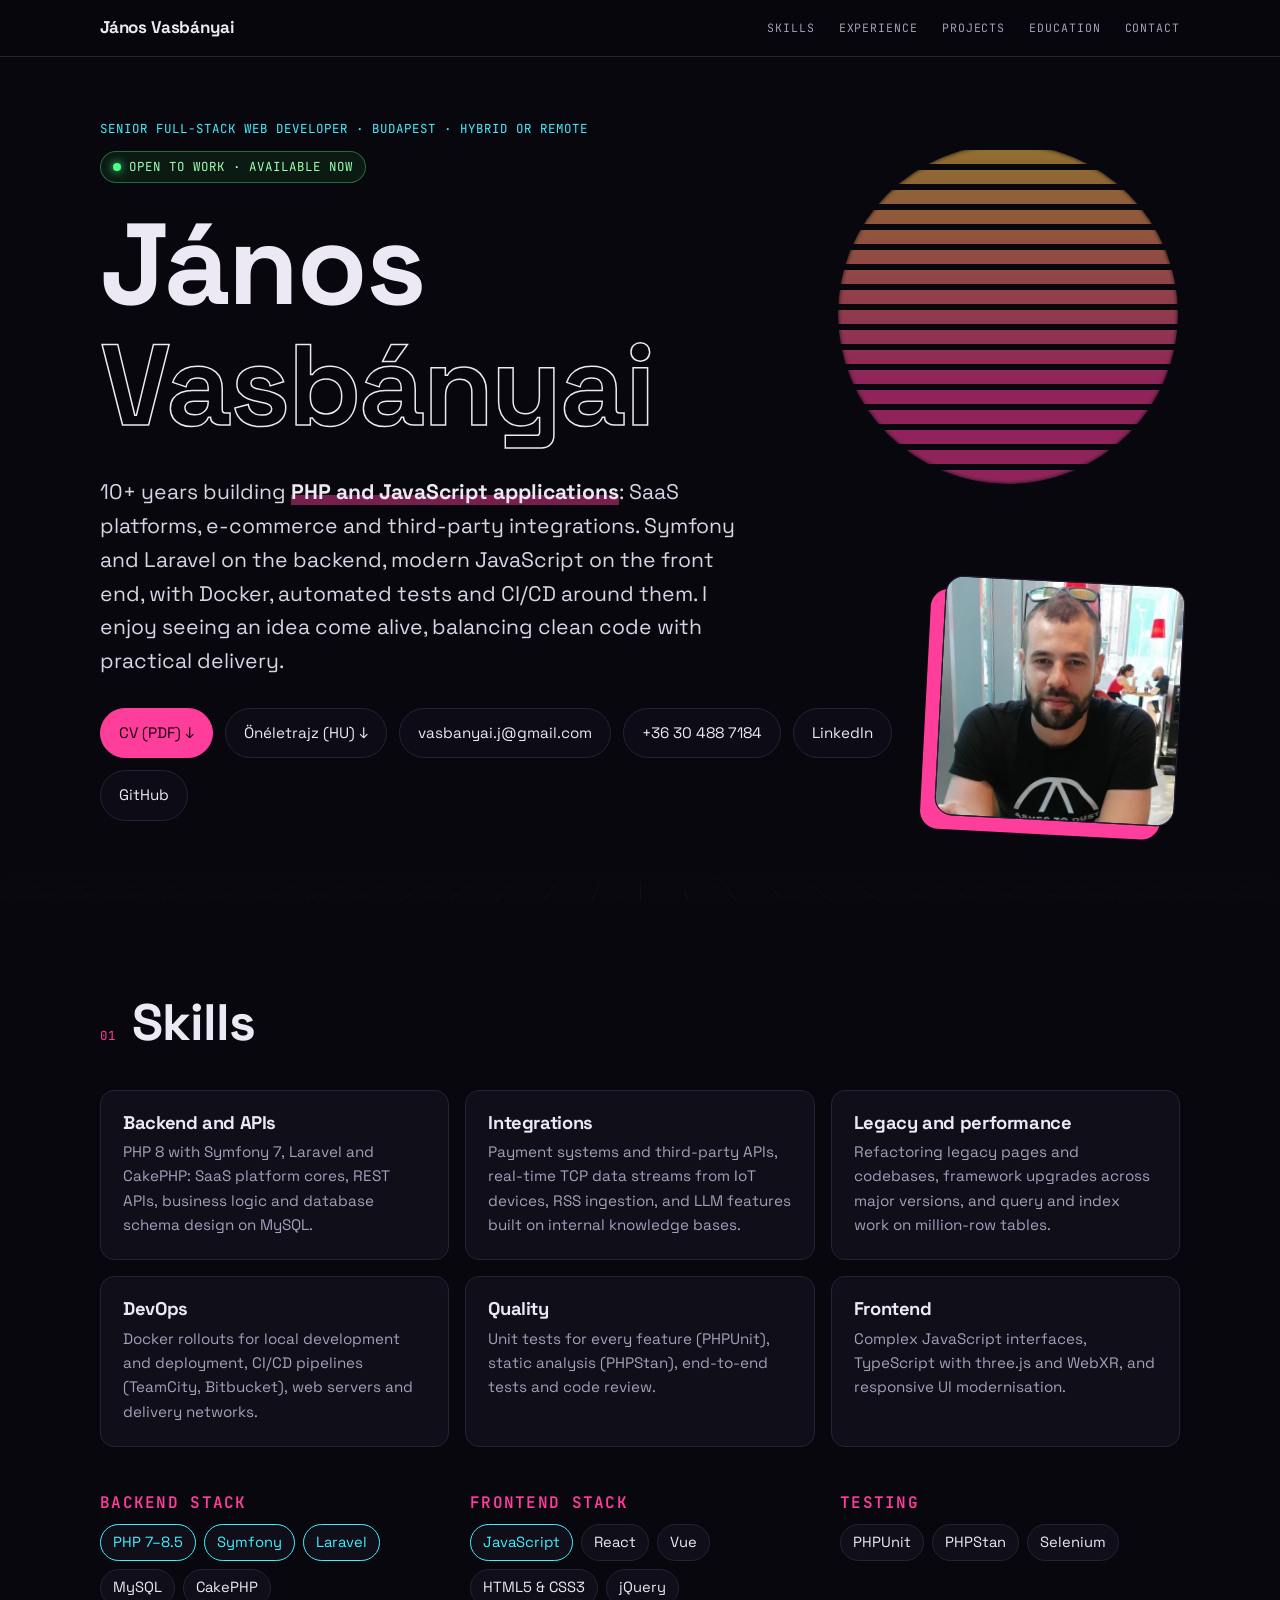
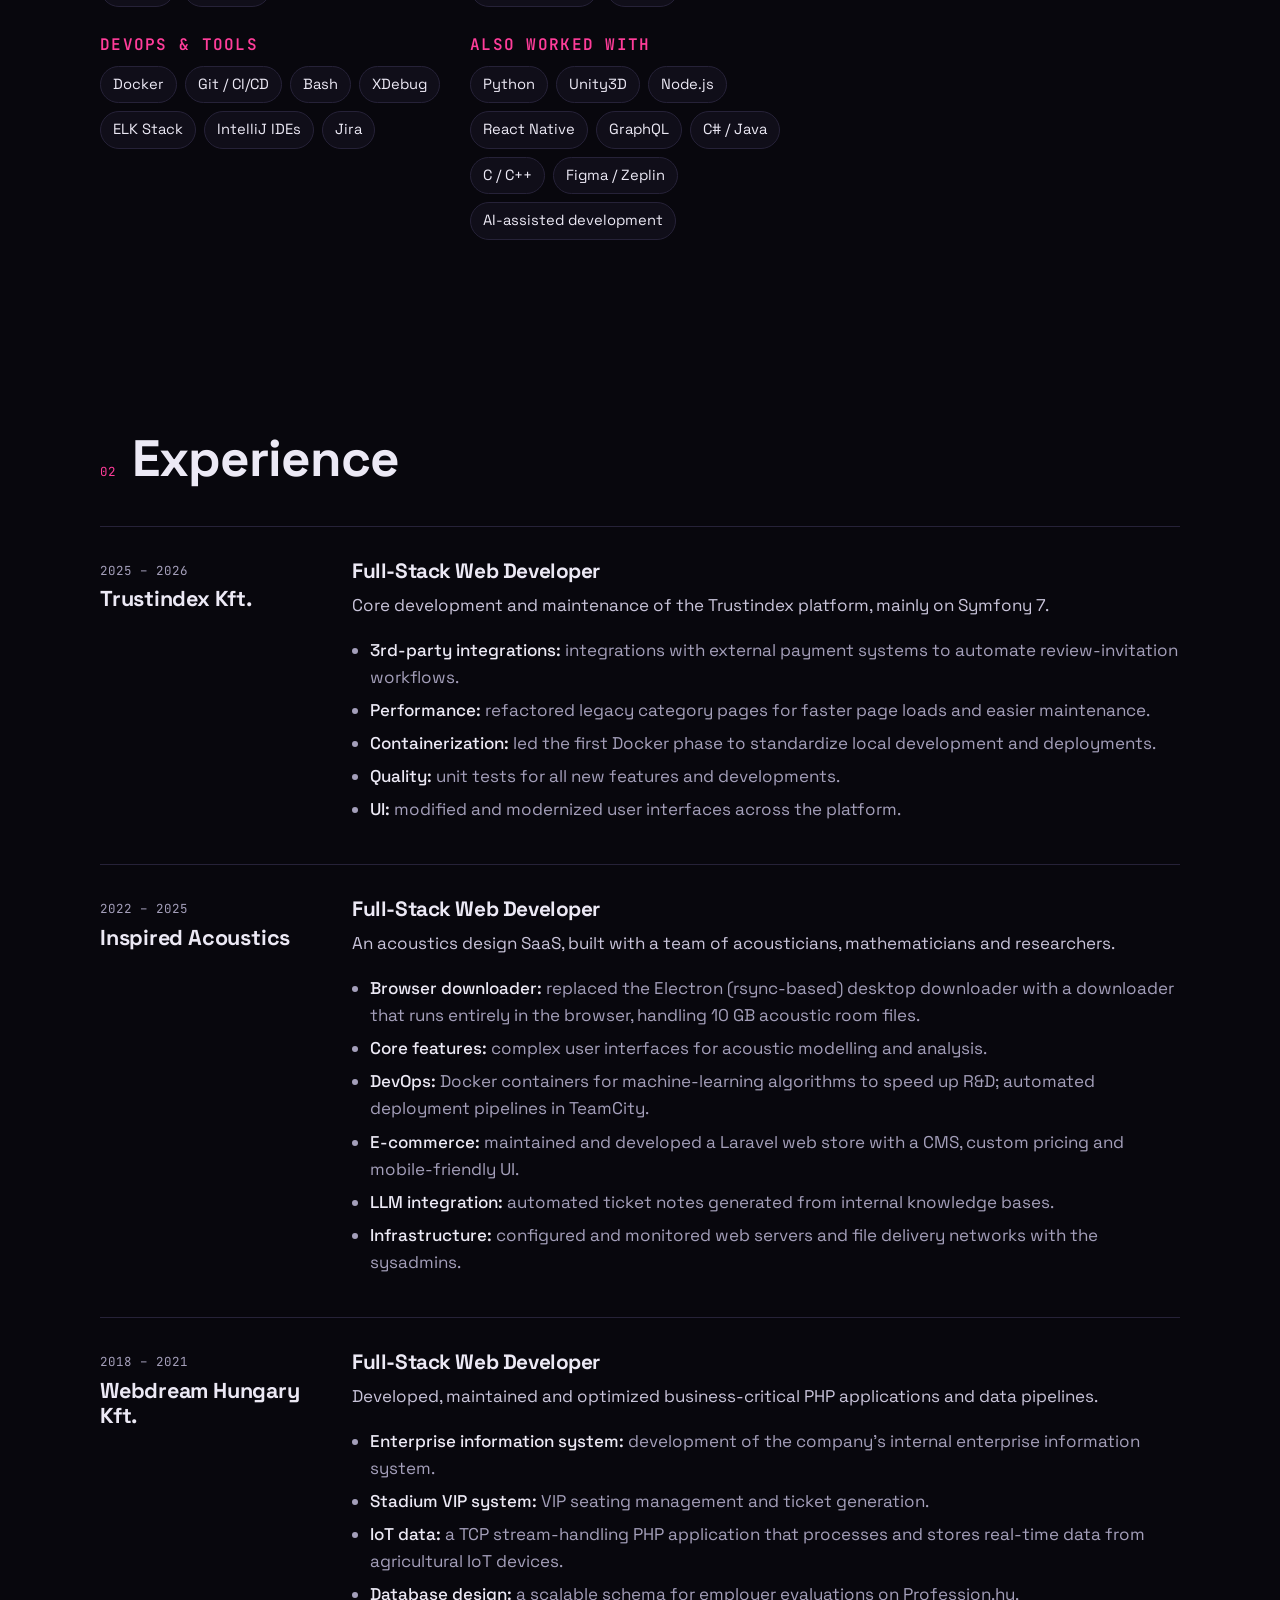
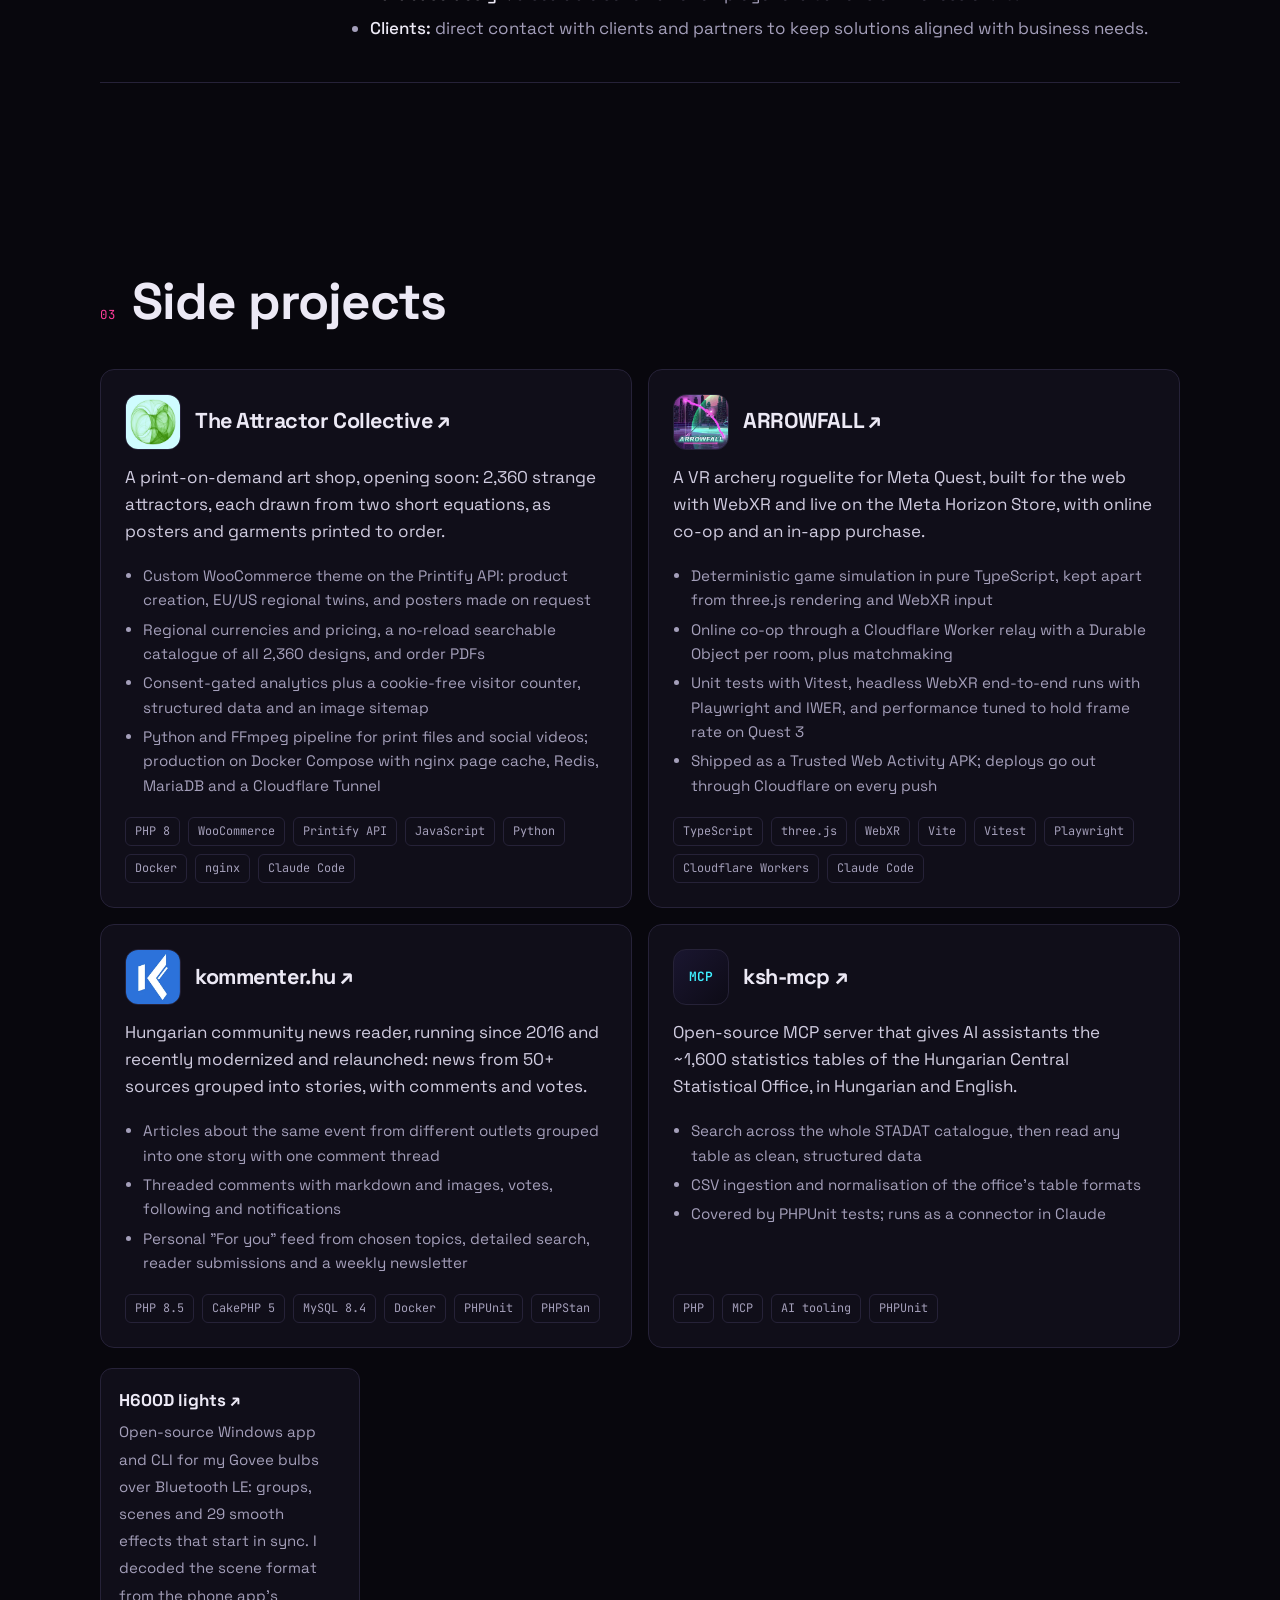
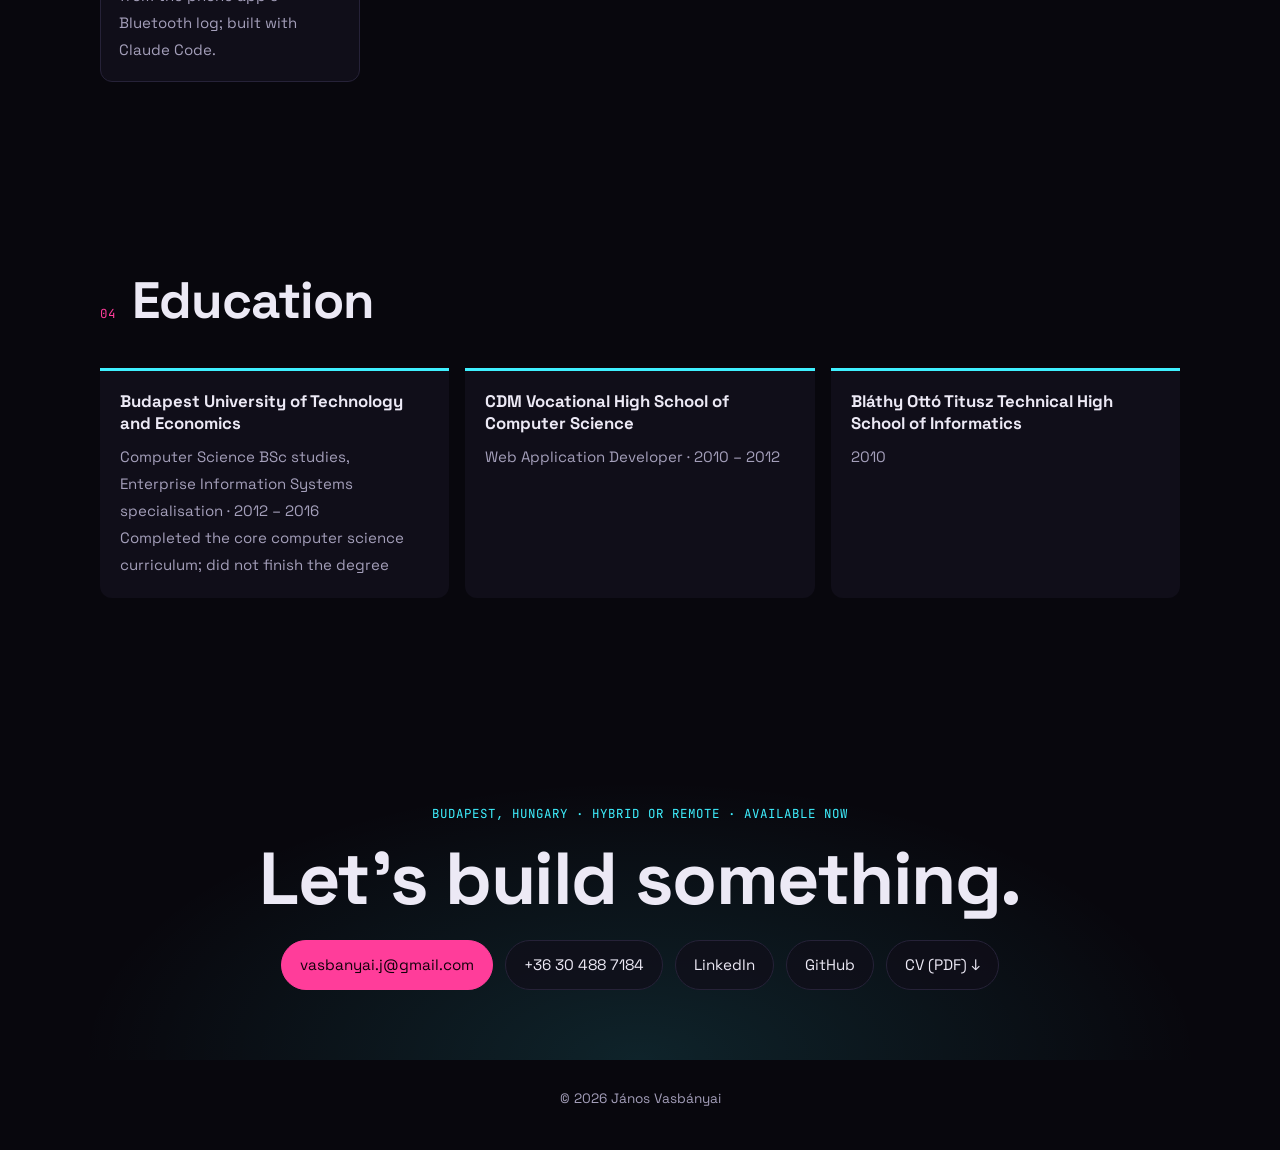
<file: index.html>
<!DOCTYPE html>
<html lang="en">
<head>
<meta charset="utf-8">
<meta name="viewport" content="width=device-width, initial-scale=1">
<title>János Vasbányai — Full-Stack Developer</title>
<meta name="description" content="János Vasbányai, senior full-stack PHP developer in Budapest, open to work. 10+ years of PHP and JavaScript: Symfony, Laravel, SaaS platforms, e-commerce and integrations.">
<meta property="og:title" content="János Vasbányai — Full-Stack Developer">
<meta property="og:description" content="10+ years of PHP and JavaScript: SaaS platforms, e-commerce and integrations.">
<meta property="og:image" content="https://johann123.github.io/img/af-horde.webp">
<meta name="theme-color" content="#08070d">
<link rel="icon" type="image/png" href="assets/images/favicon.png">
<link rel="preconnect" href="https://fonts.googleapis.com">
<link rel="preconnect" href="https://fonts.gstatic.com" crossorigin>
<link href="https://fonts.googleapis.com/css2?family=JetBrains+Mono:wght@400;600&family=Space+Grotesk:wght@400;500;700&display=swap" rel="stylesheet">
<style>
:root{
  --bg:#08070d; --bg2:#100e19; --line:#262238; --text:#ece9f5; --mute:#a49fba;
  --pink:#ff3d9a; --cyan:#3ff0ff; --gold:#ffc94a;
  --paper:#f3efe6; --ink:#16141c; --ink-mute:#5d5866;
  --sans:"Space Grotesk",system-ui,-apple-system,"Segoe UI",sans-serif;
  --mono:"JetBrains Mono",ui-monospace,Consolas,monospace;
  --wrap:1120px;
}
*{box-sizing:border-box}
html{scroll-behavior:smooth}
body{margin:0;background:var(--bg);color:var(--text);font:400 17px/1.6 var(--sans);-webkit-font-smoothing:antialiased;overflow-x:hidden}
img,video{display:block;max-width:100%;height:auto}
a{color:inherit}
.wrap{max-width:var(--wrap);margin:0 auto;padding:0 20px}
.mono{font-family:var(--mono);font-size:.78rem;letter-spacing:.08em;text-transform:uppercase}
h1,h2,h3{line-height:1.05;margin:0;font-weight:700;letter-spacing:-.02em}
p{margin:0 0 1em}

/* nav */
.nav{position:fixed;inset:0 0 auto;z-index:20;backdrop-filter:blur(10px);-webkit-backdrop-filter:blur(10px);background:rgba(8,7,13,.72);border-bottom:1px solid var(--line)}
.nav .wrap{display:flex;align-items:center;gap:24px;height:56px}
.nav b{font-weight:700;letter-spacing:-.01em;margin-right:auto;text-decoration:none}
.nav a{text-decoration:none;color:var(--mute)}
.nav a:hover{color:var(--text)}
.nav .mono{font-size:.72rem}
@media (max-width:720px){.nav .opt{display:none}}

/* hero */
.hero{position:relative;min-height:100svh;display:flex;align-items:center;padding:110px 0 70px;overflow:hidden;isolation:isolate}
.grid{position:absolute;left:-50%;right:-50%;bottom:-10%;height:62%;z-index:-1;
  background:
    linear-gradient(to top,transparent 0,var(--bg) 92%),
    repeating-linear-gradient(90deg,rgba(255,61,154,.38) 0 1px,transparent 1px 80px),
    repeating-linear-gradient(0deg,rgba(63,240,255,.3) 0 1px,transparent 1px 80px);
  transform:perspective(420px) rotateX(62deg);transform-origin:50% 100%;animation:roll 4s linear infinite}
@keyframes roll{to{background-position:0 0,0 0,0 80px}}
.sun{position:absolute;right:8%;top:16%;width:340px;aspect-ratio:1;border-radius:50%;z-index:-2;filter:blur(2px);opacity:.55;
  background:linear-gradient(var(--gold),var(--pink) 70%);
  -webkit-mask:repeating-linear-gradient(0deg,#000 0 14px,transparent 14px 20px);mask:repeating-linear-gradient(0deg,#000 0 14px,transparent 14px 20px)}
.hero-in{display:grid;grid-template-columns:1fr 240px;gap:48px;align-items:end}
.kicker{color:var(--cyan);margin-bottom:12px}
.avail{display:inline-flex;align-items:center;gap:8px;color:#9dffb0;border:1px solid rgba(80,255,130,.35);background:rgba(40,200,90,.1);border-radius:999px;padding:5px 12px;margin-bottom:22px}
.avail i{width:8px;height:8px;border-radius:50%;background:#4dff88;box-shadow:0 0 8px #4dff88}
.proj-head .ico{width:56px;height:56px;flex:none;border-radius:13px;border:1px solid var(--line);display:grid;place-items:center;font:600 .8rem var(--mono);color:var(--cyan);background:linear-gradient(135deg,#1a1630,#0d0b16)}
.hero h1{font-size:clamp(3rem,9vw,7.4rem)}
.hero h1 span{display:block;color:transparent;-webkit-text-stroke:1.5px var(--text)}
.lede{max-width:640px;font-size:clamp(1.08rem,2.2vw,1.32rem);color:#d8d4e6;margin:28px 0 30px}
.lede strong{color:var(--text);background:linear-gradient(transparent 62%,rgba(255,61,154,.45) 62%)}
.me{width:240px;aspect-ratio:1;border-radius:18px;object-fit:cover;border:1px solid var(--line);transform:rotate(3deg);box-shadow:-14px 14px 0 var(--pink)}
.btns{display:flex;flex-wrap:wrap;gap:12px}
.btn{display:inline-flex;align-items:center;gap:8px;padding:12px 18px;border:1px solid var(--line);border-radius:999px;text-decoration:none;font-weight:500;background:rgba(16,14,25,.7);cursor:pointer;color:var(--text);font:inherit;font-size:.95rem}
.btn:hover{border-color:var(--cyan)}
.btn.main{background:var(--pink);border-color:var(--pink);color:#12000a}
.btn.main:hover{filter:brightness(1.1)}
@media (max-width:820px){
  .hero-in{grid-template-columns:1fr}
  .me{width:132px;order:-1;box-shadow:-8px 8px 0 var(--pink)}
  .sun{width:220px;right:-40px;top:12%}
}

/* section heads */
section{padding:96px 0}
.head{display:flex;align-items:baseline;gap:16px;margin-bottom:40px;flex-wrap:wrap}
.head .num{color:var(--pink)}
.head h2{font-size:clamp(2rem,5vw,3.2rem)}

/* skills */
.focus{display:grid;grid-template-columns:repeat(3,1fr);gap:16px;margin-bottom:48px}
@media (max-width:960px){.focus{grid-template-columns:1fr 1fr}}
@media (max-width:620px){.focus{grid-template-columns:1fr}}
.focus div{background:var(--bg2);border:1px solid var(--line);border-radius:14px;padding:22px}
.focus h3{font-size:1.15rem;margin-bottom:8px}
.focus p{color:var(--mute);font-size:.95rem;margin:0}

/* side projects: short, skills first */
.projects{display:grid;grid-template-columns:repeat(2,1fr);gap:16px}
@media (max-width:960px){.projects{grid-template-columns:1fr}}
.proj{background:var(--bg2);border:1px solid var(--line);border-radius:14px;padding:24px;display:flex;flex-direction:column;gap:14px}
.proj-head{display:flex;align-items:center;gap:14px}
.proj-head img{width:56px;height:56px;flex:none;border-radius:13px;object-fit:cover;border:1px solid var(--line)}
.proj h3{font-size:1.35rem}
.proj h3 a{text-decoration:none}
.proj h3 a:hover{color:var(--cyan)}
.proj .what{color:#d0cce0;margin:0}
.proj ul{margin:0;padding-left:18px;color:var(--mute);font-size:.95rem}
.proj li{margin:5px 0}
.tags{display:flex;flex-wrap:wrap;gap:8px;margin-top:auto}
.tag{border:1px solid var(--line);border-radius:6px;padding:4px 9px;color:var(--mute);font-family:var(--mono);font-size:.74rem}

/* experience */
.jobs{border-top:1px solid var(--line)}
.job{display:grid;grid-template-columns:220px 1fr;gap:32px;padding:34px 0;border-bottom:1px solid var(--line)}
.job .when{color:var(--mute)}
.job .when b{display:block;color:var(--text);font:700 1.35rem/1.2 var(--sans);text-transform:none;letter-spacing:-.01em;margin-top:6px}
.job h3{font-size:1.3rem;margin-bottom:10px}
.job p{color:#c9c4da}
.job ul{margin:0;padding-left:18px;color:var(--mute)}
.job li{margin:6px 0}
.job li strong{color:var(--text);font-weight:500}
@media (max-width:720px){.job{grid-template-columns:1fr;gap:10px}}

.side{display:grid;grid-template-columns:repeat(auto-fill,minmax(250px,1fr));gap:14px;margin-top:20px}
.side div{background:var(--bg2);border:1px solid var(--line);border-radius:12px;padding:18px}
.side b{display:block;margin-bottom:4px}
.side span{color:var(--mute);font-size:.94rem}
.side b a{text-decoration:none}
.side b a:hover{color:var(--cyan)}

/* toolbox chips */
.skills{display:grid;grid-template-columns:repeat(auto-fill,minmax(250px,1fr));gap:30px}
.skills h3{font-size:1rem;color:var(--pink);margin-bottom:12px;font-family:var(--mono);font-weight:600;text-transform:uppercase;letter-spacing:.08em}
.chips{display:flex;flex-wrap:wrap;gap:8px}
.chip{padding:6px 12px;border-radius:999px;background:var(--bg2);border:1px solid var(--line);font-size:.92rem}
.chip.hot{border-color:var(--cyan);color:var(--cyan)}

/* education */
.edu{display:grid;grid-template-columns:repeat(3,1fr);gap:16px}
.edu div{border-top:3px solid var(--cyan);background:var(--bg2);border-radius:0 0 12px 12px;padding:20px}
.edu b{display:block;font-size:1.05rem;line-height:1.3;margin-bottom:8px}
.edu span{color:var(--mute);font-size:.94rem}
@media (max-width:820px){.edu{grid-template-columns:1fr}}

/* contact */
.contact{padding:110px 0 70px;text-align:center;background:radial-gradient(800px 400px at 50% 100%,rgba(63,240,255,.12),transparent 70%)}
.contact h2{font-size:clamp(2.2rem,7vw,4.6rem);margin-bottom:22px}
.contact .btns{justify-content:center}
footer{padding:28px 0 40px;color:var(--mute);text-align:center;font-size:.85rem}

@media (prefers-reduced-motion:reduce){.grid{animation:none}html{scroll-behavior:auto}}

/* print: a plain two-page CV */
@media print{
  @page{margin:14mm}
  body{background:#fff;color:#000;font-size:10.5pt;line-height:1.45}
  .nav,.grid,.sun,.proj-head img,.proj-head .ico,.avail,.btns,.contact .btns,footer,.me{display:none!important}
  section,.hero,.contact{padding:14px 0!important;min-height:0!important;background:none!important}
  .hero h1 span{color:#000;-webkit-text-stroke:0}
  .hero h1{font-size:28pt}
  .head{margin-bottom:10px}.head h2{font-size:16pt}
  .lede strong{background:none}
  *{color:#000!important;border-color:#bbb!important;box-shadow:none!important}
  .focus div,.proj,.side div,.edu div{background:none!important;break-inside:avoid}
  .job{break-inside:avoid;padding:12px 0}
  .chip,.tag{background:none!important}
  .print-only{display:block!important}
}
.print-only{display:none}
</style>
</head>
<body>

<nav class="nav">
  <div class="wrap">
    <b>János Vasbányai</b>
    <a class="mono opt" href="#skills">Skills</a>
    <a class="mono opt" href="#experience">Experience</a>
    <a class="mono opt" href="#projects">Projects</a>
    <a class="mono opt" href="#education">Education</a>
    <a class="mono" href="#contact">Contact</a>
  </div>
</nav>

<header class="hero">
  <div class="grid" aria-hidden="true"></div>
  <div class="sun" aria-hidden="true"></div>
  <div class="wrap hero-in">
    <div>
      <div class="mono kicker">Senior full-stack web developer · Budapest · hybrid or remote</div>
      <div class="avail mono"><i></i>Open to work · available now</div>
      <h1>János <span>Vasbányai</span></h1>
      <p class="print-only">+36 30 488 7184 · vasbanyai.j@gmail.com · github.com/johann123 · linkedin.com/in/janos-vasbanyai-20558256 · johann123.github.io</p>
      <p class="lede">10+ years building <strong>PHP and JavaScript applications</strong>: SaaS platforms, e-commerce and third-party integrations. Symfony and Laravel on the backend, modern JavaScript on the front end, with Docker, automated tests and CI/CD around them. I enjoy seeing an idea come alive, balancing clean code with practical delivery.</p>
      <div class="btns">
        <a class="btn main" href="cv/Vasbanyai_Janos_CV_EN.pdf" download>CV (PDF) ↓</a>
        <a class="btn" href="cv/Vasbanyai_Janos_oneletrajz_HU.pdf" download>Önéletrajz (HU) ↓</a>
        <a class="btn" href="mailto:vasbanyai.j@gmail.com">vasbanyai.j@gmail.com</a>
        <a class="btn" href="tel:+36304887184">+36 30 488 7184</a>
        <a class="btn" href="https://www.linkedin.com/in/janos-vasbanyai-20558256">LinkedIn</a>
        <a class="btn" href="https://github.com/johann123">GitHub</a>
      </div>
    </div>
    <img class="me" src="img/me.webp" width="240" height="240" alt="János Vasbányai">
  </div>
</header>

<main>

<section id="skills">
  <div class="wrap">
    <div class="head"><span class="mono num">01</span><h2>Skills</h2></div>
    <div class="focus">
      <div><h3>Backend and APIs</h3><p>PHP 8 with Symfony 7, Laravel and CakePHP: SaaS platform cores, REST APIs, business logic and database schema design on MySQL.</p></div>
      <div><h3>Integrations</h3><p>Payment systems and third-party APIs, real-time TCP data streams from IoT devices, RSS ingestion, and LLM features built on internal knowledge bases.</p></div>
      <div><h3>Legacy and performance</h3><p>Refactoring legacy pages and codebases, framework upgrades across major versions, and query and index work on million-row tables.</p></div>
      <div><h3>DevOps</h3><p>Docker rollouts for local development and deployment, CI/CD pipelines (TeamCity, Bitbucket), web servers and delivery networks.</p></div>
      <div><h3>Quality</h3><p>Unit tests for every feature (PHPUnit), static analysis (PHPStan), end-to-end tests and code review.</p></div>
      <div><h3>Frontend</h3><p>Complex JavaScript interfaces, TypeScript with three.js and WebXR, and responsive UI modernisation.</p></div>
    </div>
    <div class="skills">
      <div><h3>Backend stack</h3><div class="chips"><span class="chip hot">PHP 7–8.5</span><span class="chip hot">Symfony</span><span class="chip hot">Laravel</span><span class="chip">MySQL</span><span class="chip">CakePHP</span></div></div>
      <div><h3>Frontend stack</h3><div class="chips"><span class="chip hot">JavaScript</span><span class="chip">React</span><span class="chip">Vue</span><span class="chip">HTML5 &amp; CSS3</span><span class="chip">jQuery</span></div></div>
      <div><h3>Testing</h3><div class="chips"><span class="chip">PHPUnit</span><span class="chip">PHPStan</span><span class="chip">Selenium</span></div></div>
      <div><h3>DevOps &amp; tools</h3><div class="chips"><span class="chip">Docker</span><span class="chip">Git / CI/CD</span><span class="chip">Bash</span><span class="chip">XDebug</span><span class="chip">ELK Stack</span><span class="chip">IntelliJ IDEs</span><span class="chip">Jira</span></div></div>
      <div><h3>Also worked with</h3><div class="chips"><span class="chip">Python</span><span class="chip">Unity3D</span><span class="chip">Node.js</span><span class="chip">React Native</span><span class="chip">GraphQL</span><span class="chip">C# / Java</span><span class="chip">C / C++</span><span class="chip">Figma / Zeplin</span><span class="chip">AI-assisted development</span></div></div>
    </div>
  </div>
</section>

<section id="experience">
  <div class="wrap">
    <div class="head"><span class="mono num">02</span><h2>Experience</h2></div>
    <div class="jobs">
      <div class="job">
        <div class="when mono">2025 – 2026<b>Trustindex Kft.</b></div>
        <div>
          <h3>Full-Stack Web Developer</h3>
          <p>Core development and maintenance of the Trustindex platform, mainly on Symfony 7.</p>
          <ul>
            <li><strong>3rd-party integrations:</strong> integrations with external payment systems to automate review-invitation workflows.</li>
            <li><strong>Performance:</strong> refactored legacy category pages for faster page loads and easier maintenance.</li>
            <li><strong>Containerization:</strong> led the first Docker phase to standardize local development and deployments.</li>
            <li><strong>Quality:</strong> unit tests for all new features and developments.</li>
            <li><strong>UI:</strong> modified and modernized user interfaces across the platform.</li>
          </ul>
        </div>
      </div>
      <div class="job">
        <div class="when mono">2022 – 2025<b>Inspired Acoustics</b></div>
        <div>
          <h3>Full-Stack Web Developer</h3>
          <p>An acoustics design SaaS, built with a team of acousticians, mathematicians and researchers.</p>
          <ul>
            <li><strong>Browser downloader:</strong> replaced the Electron (rsync-based) desktop downloader with a downloader that runs entirely in the browser, handling 10 GB acoustic room files.</li>
            <li><strong>Core features:</strong> complex user interfaces for acoustic modelling and analysis.</li>
            <li><strong>DevOps:</strong> Docker containers for machine-learning algorithms to speed up R&amp;D; automated deployment pipelines in TeamCity.</li>
            <li><strong>E-commerce:</strong> maintained and developed a Laravel web store with a CMS, custom pricing and mobile-friendly UI.</li>
            <li><strong>LLM integration:</strong> automated ticket notes generated from internal knowledge bases.</li>
            <li><strong>Infrastructure:</strong> configured and monitored web servers and file delivery networks with the sysadmins.</li>
          </ul>
        </div>
      </div>
      <div class="job">
        <div class="when mono">2018 – 2021<b>Webdream Hungary Kft.</b></div>
        <div>
          <h3>Full-Stack Web Developer</h3>
          <p>Developed, maintained and optimized business-critical PHP applications and data pipelines.</p>
          <ul>
            <li><strong>Enterprise information system:</strong> development of the company's internal enterprise information system.</li>
            <li><strong>Stadium VIP system:</strong> VIP seating management and ticket generation.</li>
            <li><strong>IoT data:</strong> a TCP stream-handling PHP application that processes and stores real-time data from agricultural IoT devices.</li>
            <li><strong>Database design:</strong> a scalable schema for employer evaluations on Profession.hu.</li>
            <li><strong>Clients:</strong> direct contact with clients and partners to keep solutions aligned with business needs.</li>
          </ul>
        </div>
      </div>
    </div>

  </div>
</section>

<section id="projects">
  <div class="wrap">
    <div class="head"><span class="mono num">03</span><h2>Side projects</h2></div>
    <div class="projects">
      <div class="proj">
        <div class="proj-head"><img src="img/at-1401.webp" loading="lazy" width="56" height="56" alt="Temperamental Zeta, a strange attractor from the collection">
        <h3><a href="https://attractor.fashion/">The Attractor Collective ↗</a></h3></div>
        <p class="what">A print-on-demand art shop, opening soon: 2,360 strange attractors, each drawn from two short equations, as posters and garments printed to order.</p>
        <ul>
          <li>Custom WooCommerce theme on the Printify API: product creation, EU/US regional twins, and posters made on request</li>
          <li>Regional currencies and pricing, a no-reload searchable catalogue of all 2,360 designs, and order PDFs</li>
          <li>Consent-gated analytics plus a cookie-free visitor counter, structured data and an image sitemap</li>
          <li>Python and FFmpeg pipeline for print files and social videos; production on Docker Compose with nginx page cache, Redis, MariaDB and a Cloudflare Tunnel</li>
        </ul>
        <div class="tags"><span class="tag">PHP 8</span><span class="tag">WooCommerce</span><span class="tag">Printify API</span><span class="tag">JavaScript</span><span class="tag">Python</span><span class="tag">Docker</span><span class="tag">nginx</span><span class="tag">Claude Code</span></div>
      </div>
      <div class="proj">
        <div class="proj-head"><img src="img/af-cover.webp" loading="lazy" width="56" height="56" alt="ARROWFALL cover art">
        <h3><a href="https://www.meta.com/en-gb/experiences/arrowfall/1726931115696976">ARROWFALL ↗</a></h3></div>
        <p class="what">A VR archery roguelite for Meta Quest, built for the web with WebXR and live on the Meta Horizon Store, with online co-op and an in-app purchase.</p>
        <ul>
          <li>Deterministic game simulation in pure TypeScript, kept apart from three.js rendering and WebXR input</li>
          <li>Online co-op through a Cloudflare Worker relay with a Durable Object per room, plus matchmaking</li>
          <li>Unit tests with Vitest, headless WebXR end-to-end runs with Playwright and IWER, and performance tuned to hold frame rate on Quest 3</li>
          <li>Shipped as a Trusted Web Activity APK; deploys go out through Cloudflare on every push</li>
        </ul>
        <div class="tags"><span class="tag">TypeScript</span><span class="tag">three.js</span><span class="tag">WebXR</span><span class="tag">Vite</span><span class="tag">Vitest</span><span class="tag">Playwright</span><span class="tag">Cloudflare Workers</span><span class="tag">Claude Code</span></div>
      </div>
      <div class="proj">
        <div class="proj-head"><img src="img/kt-icon.webp" loading="lazy" width="56" height="56" alt="kommenter.hu logo">
        <h3><a href="https://kommenter.hu/">kommenter.hu ↗</a></h3></div>
        <p class="what">Hungarian community news reader, running since 2016 and recently modernized and relaunched: news from 50+ sources grouped into stories, with comments and votes.</p>
        <ul>
          <li>Articles about the same event from different outlets grouped into one story with one comment thread</li>
          <li>Threaded comments with markdown and images, votes, following and notifications</li>
          <li>Personal "For you" feed from chosen topics, detailed search, reader submissions and a weekly newsletter</li>
        </ul>
        <div class="tags"><span class="tag">PHP 8.5</span><span class="tag">CakePHP 5</span><span class="tag">MySQL 8.4</span><span class="tag">Docker</span><span class="tag">PHPUnit</span><span class="tag">PHPStan</span></div>
      </div>
      <div class="proj">
        <div class="proj-head"><div class="ico" aria-hidden="true">MCP</div>
        <h3><a href="https://github.com/johann123/ksh-mcp">ksh-mcp ↗</a></h3></div>
        <p class="what">Open-source MCP server that gives AI assistants the ~1,600 statistics tables of the Hungarian Central Statistical Office, in Hungarian and English.</p>
        <ul>
          <li>Search across the whole STADAT catalogue, then read any table as clean, structured data</li>
          <li>CSV ingestion and normalisation of the office's table formats</li>
          <li>Covered by PHPUnit tests; runs as a connector in Claude</li>
        </ul>
        <div class="tags"><span class="tag">PHP</span><span class="tag">MCP</span><span class="tag">AI tooling</span><span class="tag">PHPUnit</span></div>
      </div>
    </div>
    <div class="side">
      <div><b><a href="https://github.com/johann123/h600d-lights">H600D lights ↗</a></b><span>Open-source Windows app and CLI for my Govee bulbs over Bluetooth LE: groups, scenes and 29 smooth effects that start in sync. I decoded the scene format from the phone app's Bluetooth log; built with Claude Code.</span></div>
    </div>
  </div>
</section>

<section id="education">
  <div class="wrap">
    <div class="head"><span class="mono num">04</span><h2>Education</h2></div>
    <div class="edu">
      <div><b>Budapest University of Technology and Economics</b><span>Computer Science BSc studies, Enterprise Information Systems specialisation · 2012 – 2016<br>Completed the core computer science curriculum; did not finish the degree</span></div>
      <div><b>CDM Vocational High School of Computer Science</b><span>Web Application Developer · 2010 – 2012</span></div>
      <div><b>Bláthy Ottó Titusz Technical High School of Informatics</b><span>2010</span></div>
    </div>
  </div>
</section>

</main>

<section class="contact" id="contact">
  <div class="wrap">
    <div class="mono" style="color:var(--cyan);margin-bottom:16px">Budapest, Hungary · hybrid or remote · available now</div>
    <h2>Let's build something.</h2>
    <div class="btns">
      <a class="btn main" href="mailto:vasbanyai.j@gmail.com">vasbanyai.j@gmail.com</a>
      <a class="btn" href="tel:+36304887184">+36 30 488 7184</a>
      <a class="btn" href="https://www.linkedin.com/in/janos-vasbanyai-20558256">LinkedIn</a>
      <a class="btn" href="https://github.com/johann123">GitHub</a>
      <a class="btn" href="cv/Vasbanyai_Janos_CV_EN.pdf" download>CV (PDF) ↓</a>
    </div>
  </div>
</section>
<footer>© 2026 János Vasbányai</footer>

<script>
/* Visit counter without cookies or IDs: page, referring site (or ?utm_source),
   screen size class and CV downloads, added to daily totals. */
(function () {
  if (!navigator.sendBeacon || !window.URLSearchParams) return;
  var url = 'https://attractor.fashion/wp-json/attractor/v1/seen';
  var w = window.innerWidth || 1200;
  var d = w < 700 ? 'm' : (w < 1100 ? 't' : 'd');
  function send(path, arrived, from, utm) {
    navigator.sendBeacon(url, new URLSearchParams({ s: 'pf', p: path, t: '', a: arrived ? '1' : '0', r: arrived ? from : '', u: arrived ? utm : '', d: d }));
  }
  var nav = performance.getEntriesByType ? performance.getEntriesByType('navigation')[0] : null;
  var from = '';
  try { from = document.referrer ? new URL(document.referrer).hostname : ''; } catch (e) {}
  var arrived = (!nav || nav.type === 'navigate') && from !== location.hostname;
  send(location.pathname, arrived, from, new URLSearchParams(location.search).get('utm_source') || '');
  document.addEventListener('click', function (e) {
    var a = e.target.closest && e.target.closest('a[href$=".pdf"]');
    if (a) send(new URL(a.href).pathname, false, '', '');
  });
})();
</script>

</body>
</html>
</file>
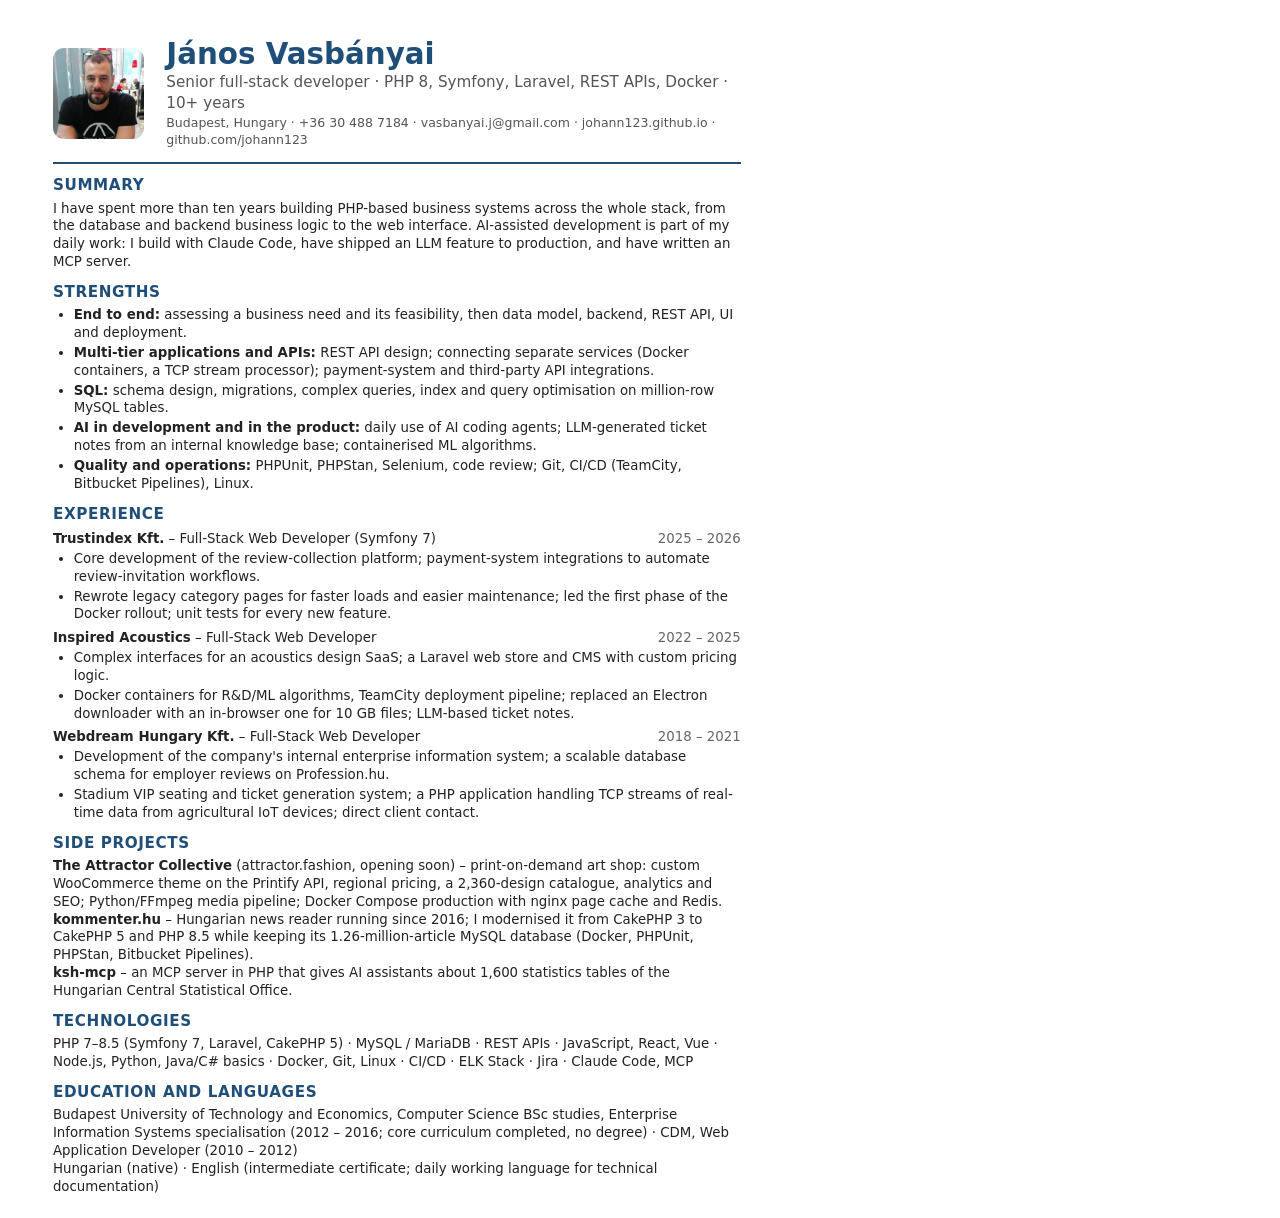
<file: cv/src/cv-en.html>
<!doctype html><html lang="en"><head><meta charset="utf-8"><title>János Vasbányai – CV</title><link rel="stylesheet" href="style.css"></head><body><div class="page">
<header><img src="../../img/me.webp" alt=""><div><h1>János Vasbányai</h1>
<div class="role">Senior full-stack developer · PHP 8, Symfony, Laravel, REST APIs, Docker · 10+ years</div>
<div class="contact">Budapest, Hungary · +36 30 488 7184 · <a href="mailto:vasbanyai.j@gmail.com">vasbanyai.j@gmail.com</a> · <a href="https://johann123.github.io/?utm_source=cv-en">johann123.github.io</a> · <a href="https://github.com/johann123">github.com/johann123</a></div></div></header>
<h2>Summary</h2>
<p>I have spent more than ten years building PHP-based business systems across the whole stack, from the database and backend business logic to the web interface. AI-assisted development is part of my daily work: I build with Claude Code, have shipped an LLM feature to production, and have written an MCP server.</p>
<h2>Strengths</h2>
<ul>
<li><b>End to end:</b> assessing a business need and its feasibility, then data model, backend, REST API, UI and deployment.</li>
<li><b>Multi-tier applications and APIs:</b> REST API design; connecting separate services (Docker containers, a TCP stream processor); payment-system and third-party API integrations.</li>
<li><b>SQL:</b> schema design, migrations, complex queries, index and query optimisation on million-row MySQL tables.</li>
<li><b>AI in development and in the product:</b> daily use of AI coding agents; LLM-generated ticket notes from an internal knowledge base; containerised ML algorithms.</li>
<li><b>Quality and operations:</b> PHPUnit, PHPStan, Selenium, code review; Git, CI/CD (TeamCity, Bitbucket Pipelines), Linux.</li>
</ul>
<h2>Experience</h2>
<div class="job"><div><b>Trustindex Kft.</b> – Full-Stack Web Developer (Symfony 7)</div><span>2025 – 2026</span></div>
<ul><li>Core development of the review-collection platform; payment-system integrations to automate review-invitation workflows.</li>
<li>Rewrote legacy category pages for faster loads and easier maintenance; led the first phase of the Docker rollout; unit tests for every new feature.</li></ul>
<div class="job"><div><b>Inspired Acoustics</b> – Full-Stack Web Developer</div><span>2022 – 2025</span></div>
<ul><li>Complex interfaces for an acoustics design SaaS; a Laravel web store and CMS with custom pricing logic.</li>
<li>Docker containers for R&amp;D/ML algorithms, TeamCity deployment pipeline; replaced an Electron downloader with an in-browser one for 10 GB files; LLM-based ticket notes.</li></ul>
<div class="job"><div><b>Webdream Hungary Kft.</b> – Full-Stack Web Developer</div><span>2018 – 2021</span></div>
<ul><li>Development of the company's internal enterprise information system; a scalable database schema for employer reviews on Profession.hu.</li>
<li>Stadium VIP seating and ticket generation system; a PHP application handling TCP streams of real-time data from agricultural IoT devices; direct client contact.</li></ul>
<h2>Side projects</h2>
<p><b>The Attractor Collective</b> (<a href="https://attractor.fashion/?utm_source=cv-en">attractor.fashion</a>, opening soon) – print-on-demand art shop: custom WooCommerce theme on the Printify API, regional pricing, a 2,360-design catalogue, analytics and SEO; Python/FFmpeg media pipeline; Docker Compose production with nginx page cache and Redis.</p>
<p><b><a href="https://kommenter.hu/">kommenter.hu</a></b> – Hungarian news reader running since 2016; I modernised it from CakePHP 3 to CakePHP 5 and PHP 8.5 while keeping its 1.26-million-article MySQL database (Docker, PHPUnit, PHPStan, Bitbucket Pipelines).</p>
<p><b><a href="https://github.com/johann123/ksh-mcp">ksh-mcp</a></b> – an MCP server in PHP that gives AI assistants about 1,600 statistics tables of the Hungarian Central Statistical Office.</p>
<h2>Technologies</h2>
<p>PHP 7–8.5 (Symfony 7, Laravel, CakePHP 5) · MySQL / MariaDB · REST APIs · JavaScript, React, Vue · Node.js, Python, Java/C# basics · Docker, Git, Linux · CI/CD · ELK Stack · Jira · Claude Code, MCP</p>
<h2>Education and languages</h2>
<p>Budapest University of Technology and Economics, Computer Science BSc studies, Enterprise Information Systems specialisation (2012 – 2016; core curriculum completed, no degree) · CDM, Web Application Developer (2010 – 2012)</p>
<p>Hungarian (native) · English (intermediate certificate; daily working language for technical documentation)</p>
</div></body></html>
</file>
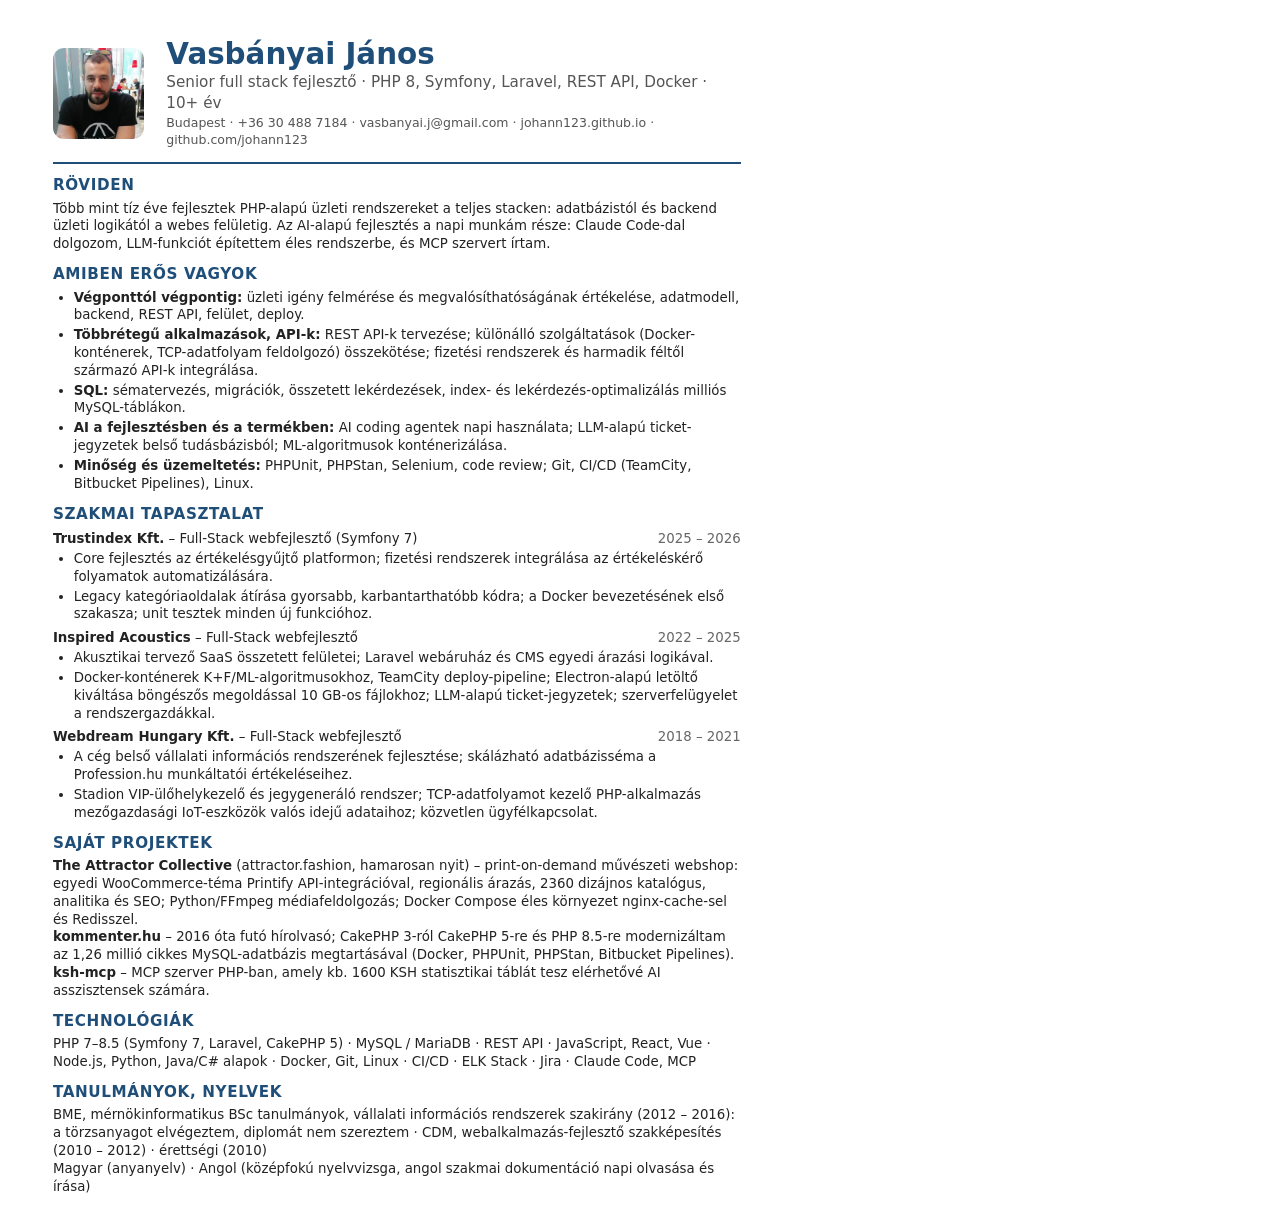
<file: cv/src/cv-hu.html>
<!doctype html><html lang="hu"><head><meta charset="utf-8"><title>Vasbányai János – önéletrajz</title><link rel="stylesheet" href="style.css"></head><body><div class="page">
<header><img src="../../img/me.webp" alt=""><div><h1>Vasbányai János</h1>
<div class="role">Senior full stack fejlesztő · PHP 8, Symfony, Laravel, REST API, Docker · 10+ év</div>
<div class="contact">Budapest · +36 30 488 7184 · <a href="mailto:vasbanyai.j@gmail.com">vasbanyai.j@gmail.com</a> · <a href="https://johann123.github.io/?utm_source=cv-hu">johann123.github.io</a> · <a href="https://github.com/johann123">github.com/johann123</a></div></div></header>
<h2>Röviden</h2>
<p>Több mint tíz éve fejlesztek PHP-alapú üzleti rendszereket a teljes stacken: adatbázistól és backend üzleti logikától a webes felületig. Az AI-alapú fejlesztés a napi munkám része: Claude Code-dal dolgozom, LLM-funkciót építettem éles rendszerbe, és MCP szervert írtam.</p>
<h2>Amiben erős vagyok</h2>
<ul>
<li><b>Végponttól végpontig:</b> üzleti igény felmérése és megvalósíthatóságának értékelése, adatmodell, backend, REST API, felület, deploy.</li>
<li><b>Többrétegű alkalmazások, API-k:</b> REST API-k tervezése; különálló szolgáltatások (Docker-konténerek, TCP-adatfolyam feldolgozó) összekötése; fizetési rendszerek és harmadik féltől származó API-k integrálása.</li>
<li><b>SQL:</b> sématervezés, migrációk, összetett lekérdezések, index- és lekérdezés-optimalizálás milliós MySQL-táblákon.</li>
<li><b>AI a fejlesztésben és a termékben:</b> AI coding agentek napi használata; LLM-alapú ticket-jegyzetek belső tudásbázisból; ML-algoritmusok konténerizálása.</li>
<li><b>Minőség és üzemeltetés:</b> PHPUnit, PHPStan, Selenium, code review; Git, CI/CD (TeamCity, Bitbucket Pipelines), Linux.</li>
</ul>
<h2>Szakmai tapasztalat</h2>
<div class="job"><div><b>Trustindex Kft.</b> – Full-Stack webfejlesztő (Symfony 7)</div><span>2025 – 2026</span></div>
<ul><li>Core fejlesztés az értékelésgyűjtő platformon; fizetési rendszerek integrálása az értékeléskérő folyamatok automatizálására.</li>
<li>Legacy kategóriaoldalak átírása gyorsabb, karbantarthatóbb kódra; a Docker bevezetésének első szakasza; unit tesztek minden új funkcióhoz.</li></ul>
<div class="job"><div><b>Inspired Acoustics</b> – Full-Stack webfejlesztő</div><span>2022 – 2025</span></div>
<ul><li>Akusztikai tervező SaaS összetett felületei; Laravel webáruház és CMS egyedi árazási logikával.</li>
<li>Docker-konténerek K+F/ML-algoritmusokhoz, TeamCity deploy-pipeline; Electron-alapú letöltő kiváltása böngészős megoldással 10 GB-os fájlokhoz; LLM-alapú ticket-jegyzetek; szerverfelügyelet a rendszergazdákkal.</li></ul>
<div class="job"><div><b>Webdream Hungary Kft.</b> – Full-Stack webfejlesztő</div><span>2018 – 2021</span></div>
<ul><li>A cég belső vállalati információs rendszerének fejlesztése; skálázható adatbázisséma a Profession.hu munkáltatói értékeléseihez.</li>
<li>Stadion VIP-ülőhelykezelő és jegygeneráló rendszer; TCP-adatfolyamot kezelő PHP-alkalmazás mezőgazdasági IoT-eszközök valós idejű adataihoz; közvetlen ügyfélkapcsolat.</li></ul>
<h2>Saját projektek</h2>
<p><b>The Attractor Collective</b> (<a href="https://attractor.fashion/?utm_source=cv-hu">attractor.fashion</a>, hamarosan nyit) – print-on-demand művészeti webshop: egyedi WooCommerce-téma Printify API-integrációval, regionális árazás, 2360 dizájnos katalógus, analitika és SEO; Python/FFmpeg médiafeldolgozás; Docker Compose éles környezet nginx-cache-sel és Redisszel.</p>
<p><b><a href="https://kommenter.hu/">kommenter.hu</a></b> – 2016 óta futó hírolvasó; CakePHP 3-ról CakePHP 5-re és PHP 8.5-re modernizáltam az 1,26 millió cikkes MySQL-adatbázis megtartásával (Docker, PHPUnit, PHPStan, Bitbucket Pipelines).</p>
<p><b><a href="https://github.com/johann123/ksh-mcp">ksh-mcp</a></b> – MCP szerver PHP-ban, amely kb. 1600 KSH statisztikai táblát tesz elérhetővé AI asszisztensek számára.</p>
<h2>Technológiák</h2>
<p>PHP 7–8.5 (Symfony 7, Laravel, CakePHP 5) · MySQL / MariaDB · REST API · JavaScript, React, Vue · Node.js, Python, Java/C# alapok · Docker, Git, Linux · CI/CD · ELK Stack · Jira · Claude Code, MCP</p>
<h2>Tanulmányok, nyelvek</h2>
<p>BME, mérnökinformatikus BSc tanulmányok, vállalati információs rendszerek szakirány (2012 – 2016): a törzsanyagot elvégeztem, diplomát nem szereztem · CDM, webalkalmazás-fejlesztő szakképesítés (2010 – 2012) · érettségi (2010)</p>
<p>Magyar (anyanyelv) · Angol (középfokú nyelvvizsga, angol szakmai dokumentáció napi olvasása és írása)</p>
</div></body></html>
</file>
<file: cv/src/style.css>
@page{size:A4;margin:0}
*{box-sizing:border-box}
body{margin:0;font-family:"Segoe UI",system-ui,sans-serif;color:#222;font-size:10pt;line-height:1.34}
.page{width:210mm;min-height:297mm;padding:10mm 14mm 6mm}
header{display:flex;gap:6mm;align-items:center;padding-bottom:3.5mm;border-bottom:2px solid #1f4e79;margin-bottom:2mm}
header img{width:24mm;height:24mm;object-fit:cover;border-radius:3mm}
h1{margin:0;color:#1f4e79;font-size:22pt;line-height:1.1;font-weight:700}
.role{color:#555;font-size:11.4pt;margin:.6mm 0}
.contact{color:#555;font-size:9.4pt}
h2{color:#1f4e79;font-size:11.4pt;letter-spacing:.04em;text-transform:uppercase;margin:3mm 0 1mm}
p{margin:0}
ul{margin:0;padding-left:5.5mm}
li{margin:.5mm 0}
.job{display:flex;justify-content:space-between;margin-top:1.6mm}
.job span{color:#666}
a{color:inherit;text-decoration:none}
</file>
